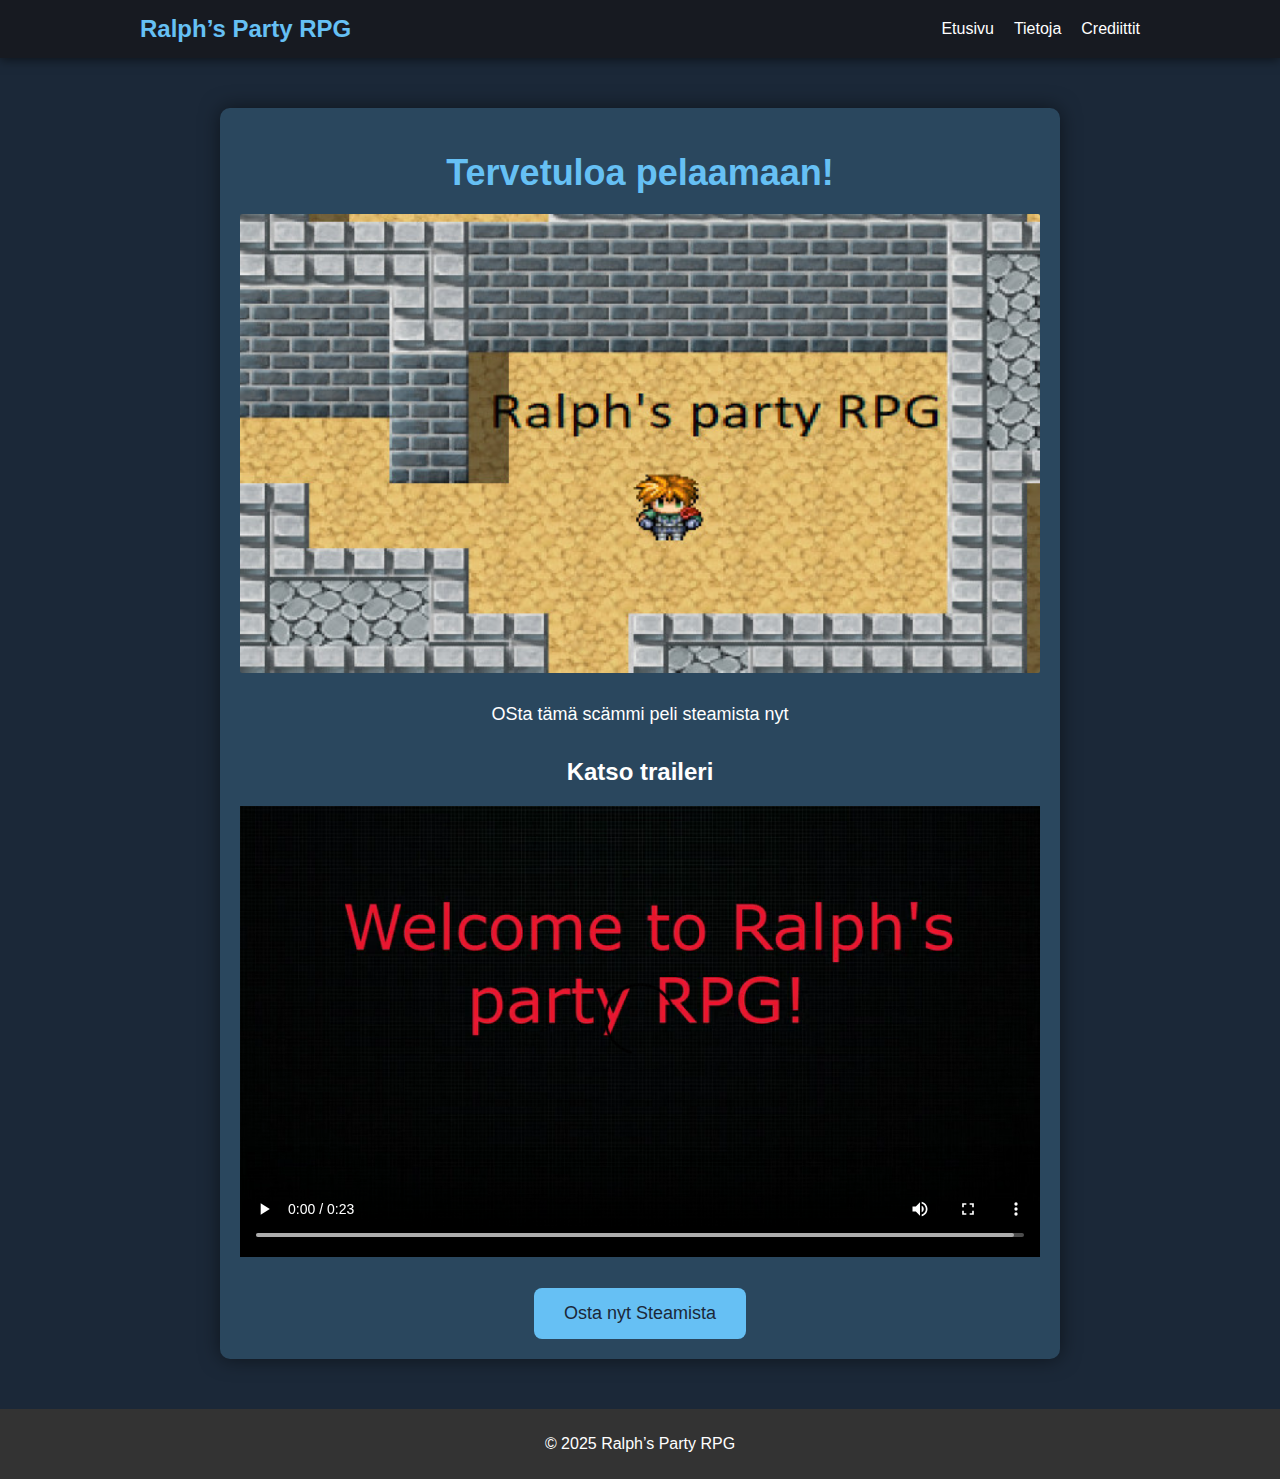
<file: index.html>
<!DOCTYPE html>
<html lang="fi">
<head>
  <meta charset="UTF-8">
  <meta name="viewport" content="width=device-width, initial-scale=1.0">
  <title>Ralph’s Party RPG</title>
  <link rel="stylesheet" href="style/style.css">
</head>
<body>
  <nav class="navbar">
    <div class="nav-container">
      <h2 class="logo">Ralph’s Party RPG</h2>
      <ul class="nav-links">
        <li><a href="index.html">Etusivu</a></li>
        <li><a href="tietoja.html">Tietoja</a></li>
        <li><a href="creditit.html">Crediittit</a></li>
      </ul>
    </div>
  </nav>

  <div class="container">
    <h1>Tervetuloa pelaamaan!</h1>
    <img src="img/rpg.jpg" alt="Ralph’s Party RPG -kuva" class="game-image">
    <p class="description">
      OSta tämä scämmi peli steamista nyt
    </p>

    <div class="trailerivideo">
        <h2>Katso traileri</h2>
        <video controls width="100%" class="video-player">
          <source src="videot/trailer.mp4" type="video/mp4">
          Selaimesi ei tue videotoistoa.
        </video>
      </div>
      
    <a href="https://store.steampowered.com/app/1977230/" target="_blank" class="buy-button">Osta nyt Steamista</a>
  </div>
  <footer>
    <p>&copy; 2025  Ralph’s Party RPG</p>
</footer>
</body>
</html>
</file>
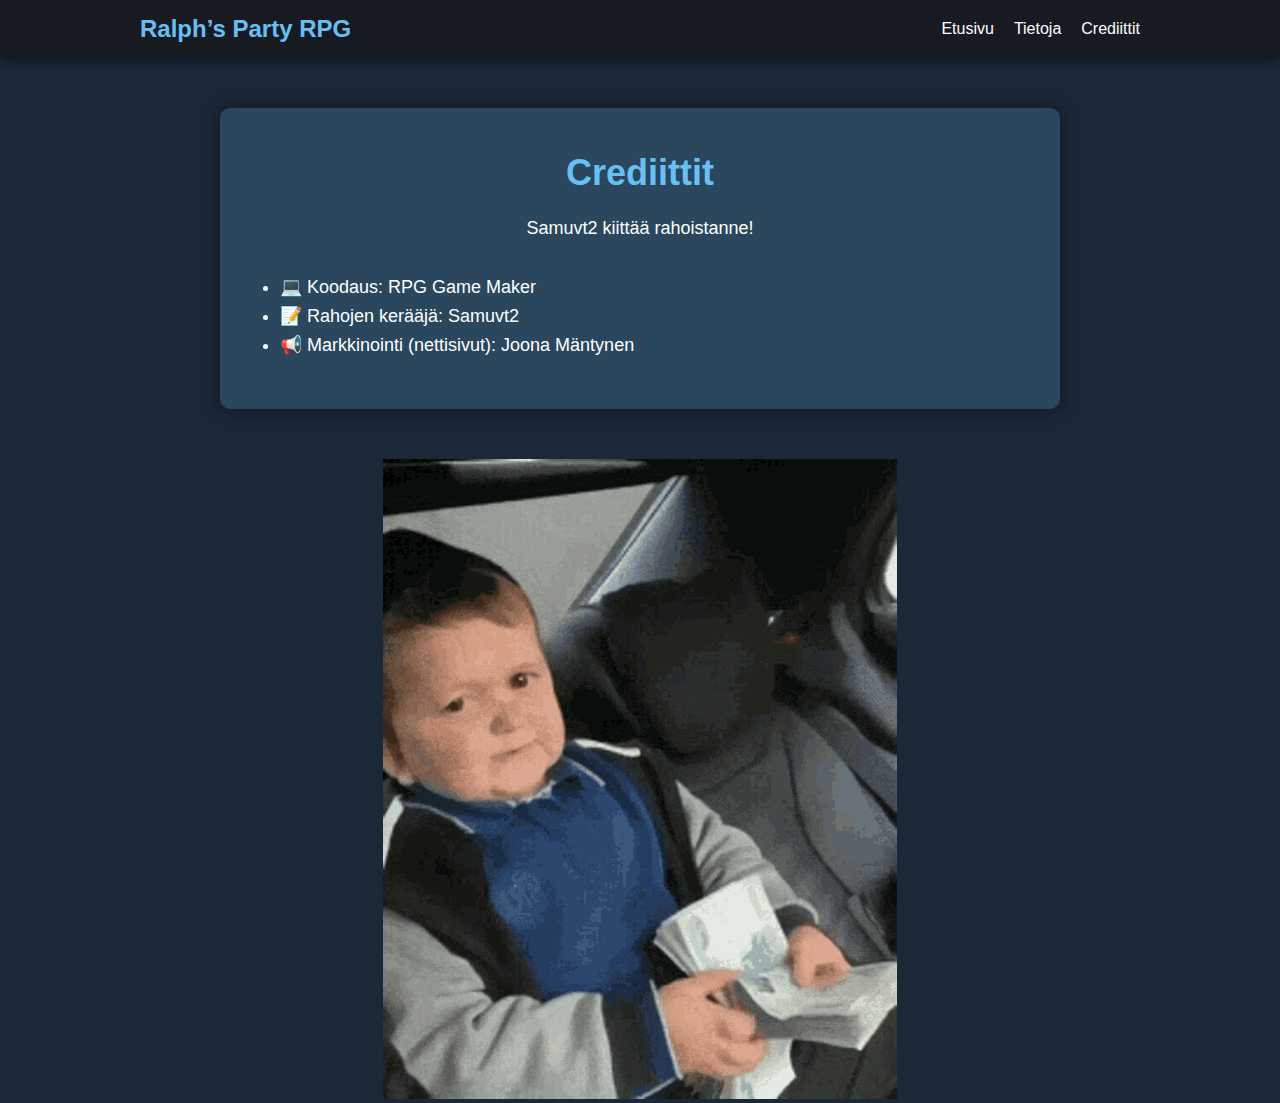
<file: creditit.html>
<!DOCTYPE html>
<html lang="fi">
<head>
  <meta charset="UTF-8">
  <meta name="viewport" content="width=device-width, initial-scale=1.0">
  <title>Crediittit – Ralph’s Party RPG</title>
  <link rel="stylesheet" href="style/style.css">
</head>
<body>
  <nav class="navbar">
    <div class="nav-container">
      <h2 class="logo">Ralph’s Party RPG</h2>
      <ul class="nav-links">
        <li><a href="index.html">Etusivu</a></li>
        <li><a href="tietoja.html">Tietoja</a></li>
        <li><a href="creditit.html">Crediittit</a></li>
      </ul>
    </div>
  </nav>

  <div class="container">
    <h1>Crediittit</h1>
    <p class="description">
      Samuvt2 kiittää rahoistanne!
    </p>
    <ul class="description" style="text-align: left;">
      <li>💻 Koodaus: RPG Game Maker</li>
      <li>📝 Rahojen kerääjä: Samuvt2</li>
      <li>📢 Markkinointi (nettisivut): Joona Mäntynen</li>
    </ul>
  </div>
  <div class="gif-container">
    <img src="img/rahaaa.gif" alt="Ai että">
  </div>
  

</body>
</html>
</file>
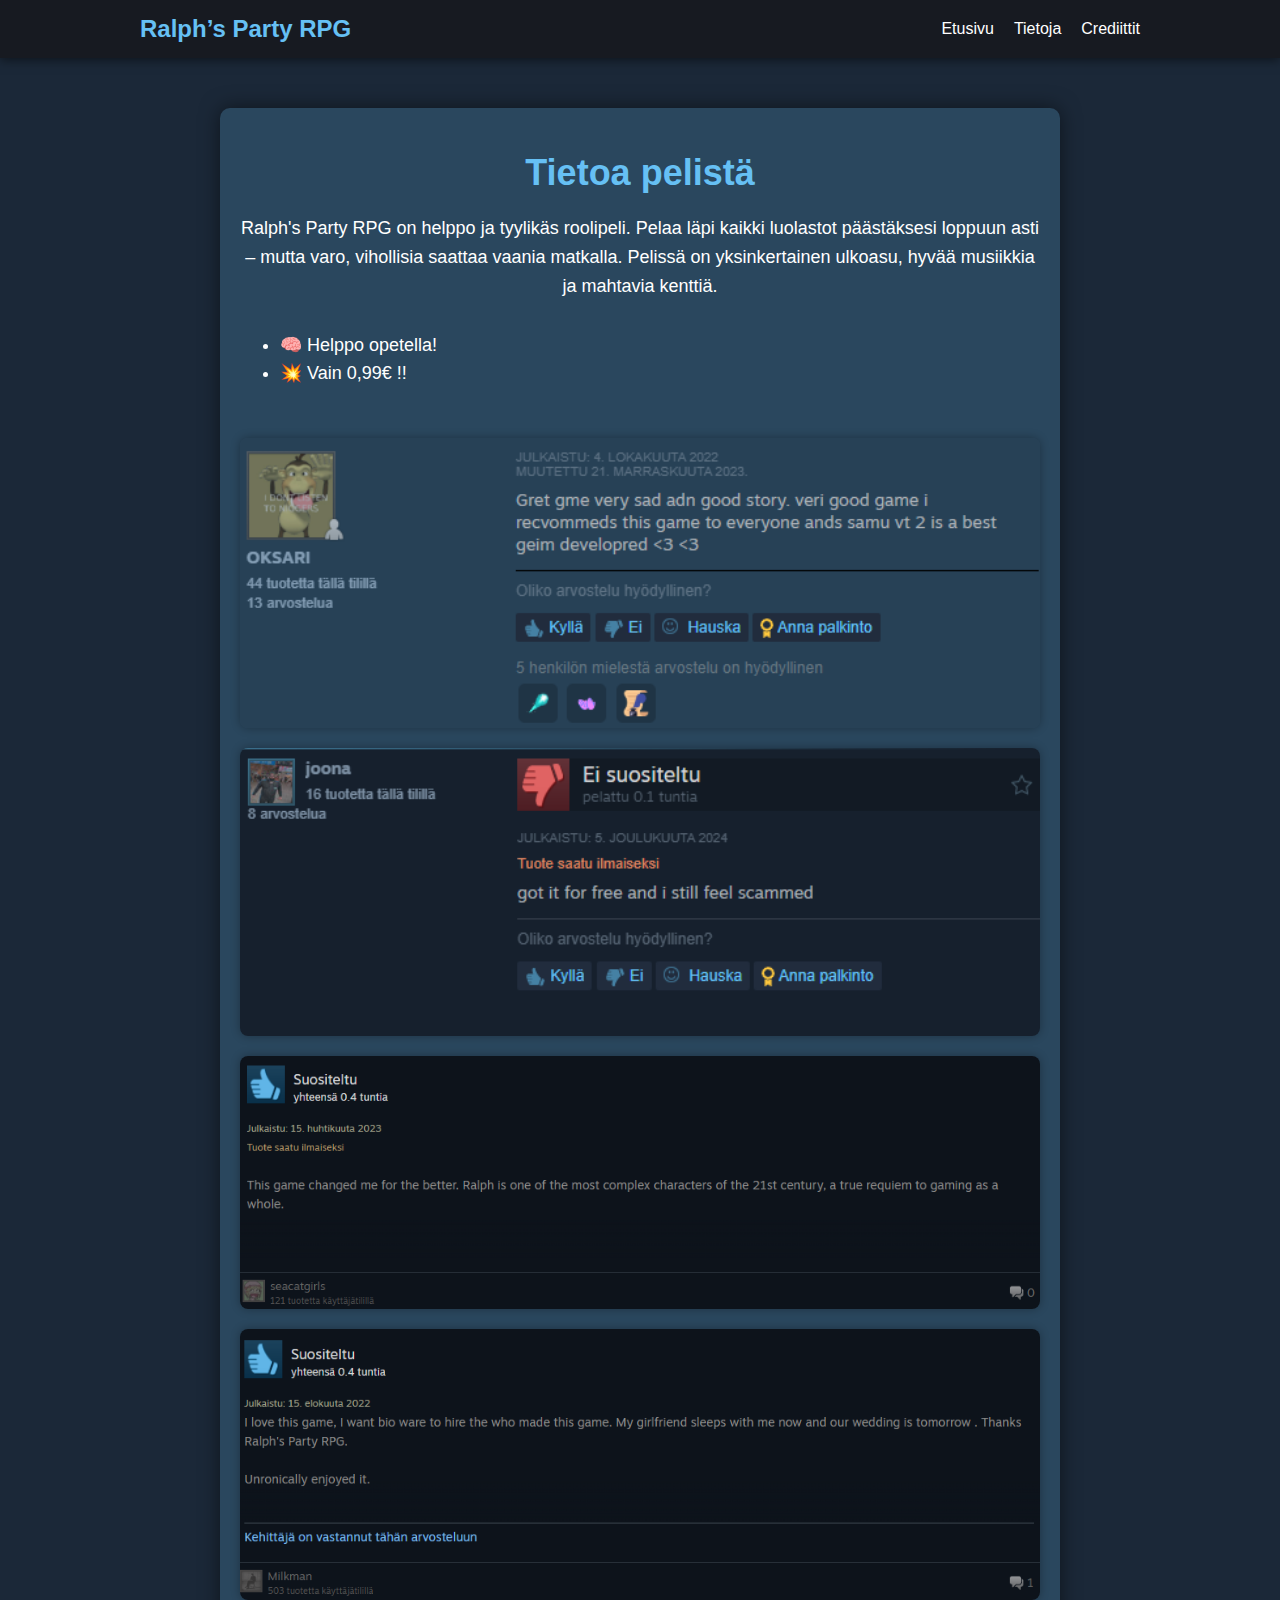
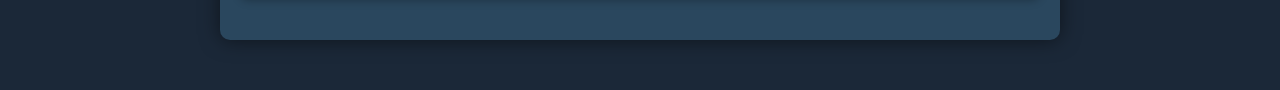
<file: tietoja.html>
<!DOCTYPE html>
<html lang="fi">
<head>
  <meta charset="UTF-8">
  <meta name="viewport" content="width=device-width, initial-scale=1.0">
  <title>Tietoja – Ralph’s Party RPG</title>
  <link rel="stylesheet" href="style/style.css">
</head>
<body>
  <nav class="navbar">
    <div class="nav-container">
      <h2 class="logo">Ralph’s Party RPG</h2>
      <ul class="nav-links">
        <li><a href="index.html">Etusivu</a></li>
        <li><a href="tietoja.html">Tietoja</a></li>
        <li><a href="creditit.html">Crediittit</a></li>
      </ul>
    </div>
  </nav>

  <div class="container">
    <h1>Tietoa pelistä</h1>
    <p class="description">
        Ralph's Party RPG on helppo ja tyylikäs roolipeli. Pelaa läpi kaikki luolastot päästäksesi loppuun asti – mutta varo, vihollisia saattaa vaania matkalla. Pelissä on yksinkertainen ulkoasu, hyvää musiikkia ja mahtavia kenttiä.
    </p>

    <ul class="description" style="text-align: left;">
      <li>🧠 Helppo opetella!</li>
      <li>💥 Vain 0,99€ !!</li>
    </ul>
    <div class="arvostelukuvat">
        <img src="img/arvostelu1.png" alt="Arvostelu">
        <img src="img/arvostelu2.png" alt="Arvostelu">
        <img src="img/arvostelu3.png" alt="Arvostelu">
        <img src="img/arvostelu4.png" alt="Arvostelu">
      </div>
      

  </div>
</body>
</html>
</file>
<file: style/style.css>
body {
    background-color: #1b2838;
    color: #ffffff;
    font-family: Arial, sans-serif;
    margin: 0;
    padding: 0;
  }
  
  /* Yläpalkki */
  .navbar {
    background-color: #171a21;
    padding: 15px 0;
    box-shadow: 0 2px 10px rgba(0,0,0,0.5);
  }
  
  .nav-container {
    max-width: 1000px;
    margin: 0 auto;
    display: flex;
    justify-content: space-between;
    align-items: center;
    padding: 0 20px;
  }
  
  .logo {
    color: #66c0f4;
    font-size: 24px;
    margin: 0;
  }
  
  .nav-links {
    list-style: none;
    display: flex;
    gap: 20px;
    margin: 0;
    padding: 0;
  }
  
  .nav-links a {
    color: #ffffff;
    text-decoration: none;
    font-size: 16px;
  }
  
  .nav-links a:hover {
    color: #66c0f4;
  }
  

  .container {
    max-width: 800px;
    margin: 50px auto;
    padding: 20px;
    text-align: center;
    background-color: #2a475e;
    border-radius: 10px;
    box-shadow: 0 0 20px rgba(0,0,0,0.5);
  }
  
  h1 {
    font-size: 36px;
    margin-bottom: 20px;
    color: #66c0f4;
  }
  
  .game-image {
    width: 100%;
    max-width: 100%;
    border-radius: 2px;
    margin-bottom: 5px;
  }
  
  .description {
    font-size: 18px;
    line-height: 1.6;
    margin-bottom: 30px;
  }
  
  .trailer h2 {
    margin-top: 30px;
    margin-bottom: 15px;
    font-size: 24px;
    color: #ffffff;
  }
  
  .trailer iframe {
    border-radius: 8px;
    margin-bottom: 30px;
  }
  
  .buy-button {
    display: inline-block;
    padding: 15px 30px;
    font-size: 18px;
    background-color: #66c0f4;
    color: #1b2838;
    text-decoration: none;
    border-radius: 8px;
    transition: background-color 0.3s;
  }
  
  .buy-button:hover {
    background-color: #8dcff7;
  }

  .trailerivideo {
    border-radius: 8px;
    margin-bottom: 30px;
    max-height: 500px;
  }
  .arvostelukuvat {
    display: flex;
    flex-wrap: wrap;
    justify-content: center;
    gap: 20px;
    padding: 20px 0;
  }
  
  .arvostelukuvat img {
    max-width: 100%;
    height: auto;
    border-radius: 8px;
    box-shadow: 0 0 10px rgba(0,0,0,0.3);
    flex: 1 1 300px; 
  }

  
  footer {
    background-color: #333;
    color: white;
    padding: 10px;
    margin-top: 20px;
    text-align: center;
  }
  
  .gif-container {
    margin-top: 30px;
    text-align: center;
  }
  
  .gif-container img {
    max-width: 100%;
    height: auto;
  }
</file>
